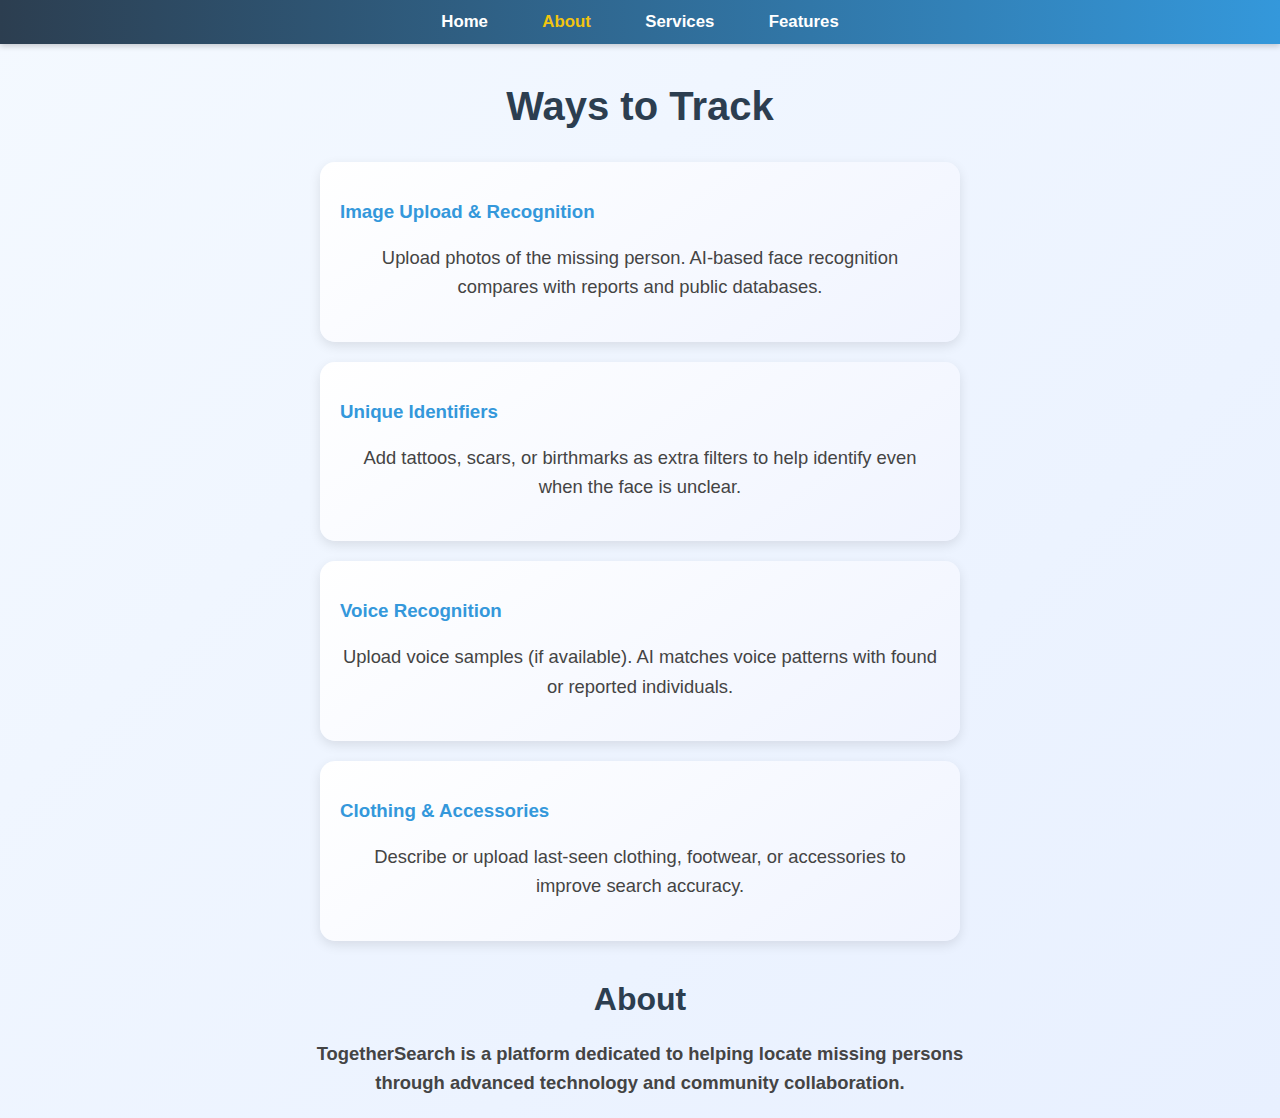
<file: about.html>
<!DOCTYPE html>
<html lang="en">
<head>
  <meta charset="UTF-8">
  <meta name="viewport" content="width=device-width, initial-scale=1.0">
  <title>About - TogetherSearch</title>
  <link rel="stylesheet" href="style.css">
</head>
<body>
  <!-- Navbar -->
  <nav>
    <ul>
      <li><a href="index.html">Home</a></li>
      <li><a href="about.html" class="active">About</a></li>
      <li><a href="services.html">Services</a></li>
      <li><a href="features.html">Features</a></li>
    </ul>
  </nav>

  <section id="features">
  <h2><strong>Ways to Track</strong></h2>

  <div class="feature-box feature1">
    <h3>Image Upload & Recognition</h3>
    <p>Upload photos of the missing person. AI-based face recognition compares with reports and public databases.</p>
  </div>

  <div class="feature-box feature2">
    <h3>Unique Identifiers</h3>
    <p>Add tattoos, scars, or birthmarks as extra filters to help identify even when the face is unclear.</p>
  </div>

  <div class="feature-box feature3">
    <h3>Voice Recognition</h3>
    <p>Upload voice samples (if available). AI matches voice patterns with found or reported individuals.</p>
  </div>

  <div class="feature-box feature4">
    <h3>Clothing & Accessories</h3>
    <p>Describe or upload last-seen clothing, footwear, or accessories to improve search accuracy.</p>
  </div>

  <!-- keep going with feature5, feature6, etc. -->
</section>

  <!-- About Page Content -->
  <h1>About</h1>
  <p><strong>TogetherSearch is a platform dedicated to helping locate missing persons 
     through advanced technology and community collaboration.</strong></p>
</body>
</html>
</file>
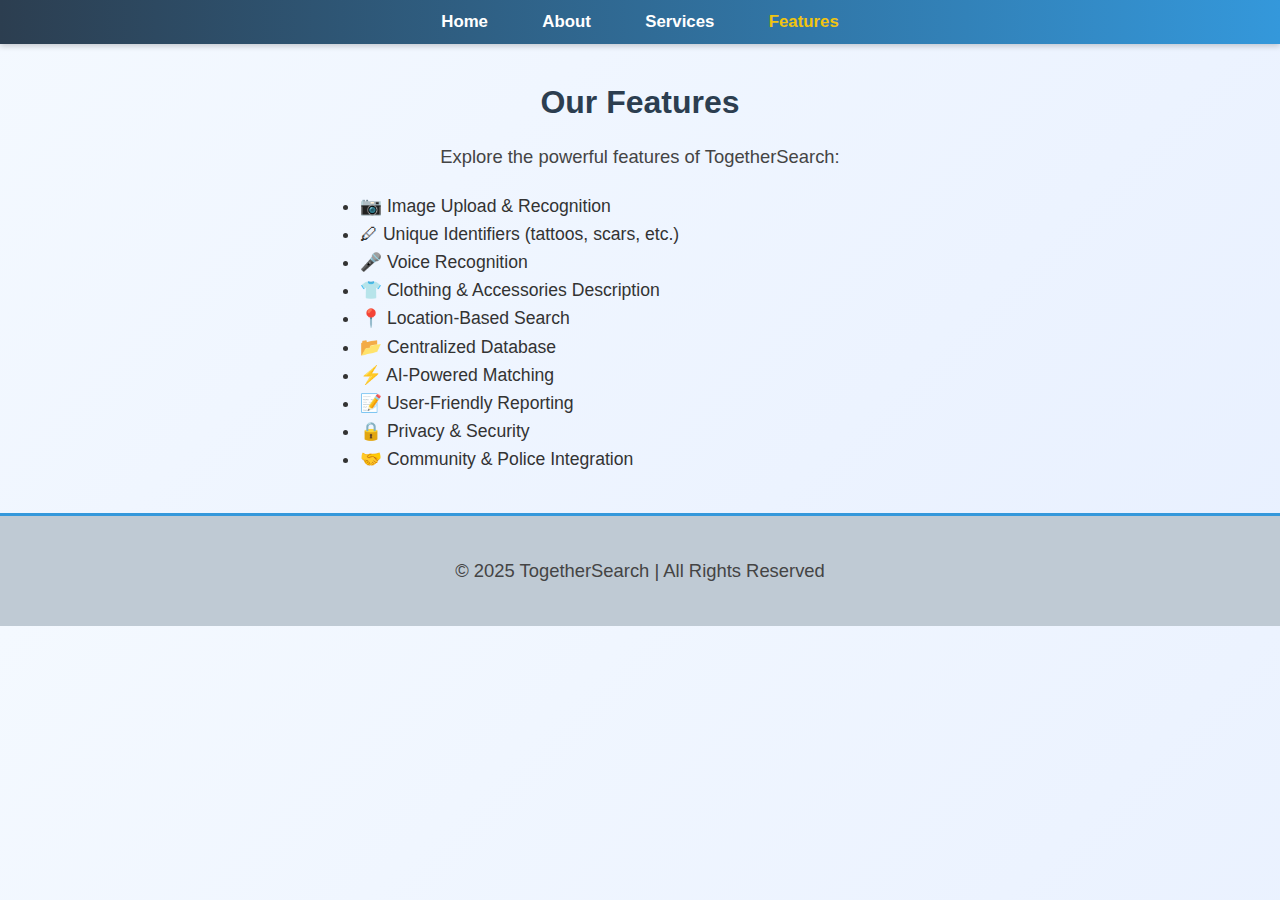
<file: features.html>
<!DOCTYPE html>
<html lang="en">
<head>
  <meta charset="UTF-8">
  <meta name="viewport" content="width=device-width, initial-scale=1.0">
  <title>Features - TogetherSearch</title>
  <link rel="stylesheet" href="style.css">
</head>
<body>
  <!-- Navbar -->
  <nav>
    <ul>
      <li><a href="index.html">Home</a></li>
      <li><a href="about.html">About</a></li>
      <li><a href="services.html">Services</a></li>
      <li><a href="features.html" class="active">Features</a></li>
    </ul>
  </nav>

  <!-- Features Content -->
  <h1>Our Features</h1>
  <p>Explore the powerful features of TogetherSearch:</p>

  <ul style="max-width:600px; margin:auto; font-size:1.1em; line-height:1.6;">
    <li>📷 Image Upload & Recognition</li>
    <li>🖊 Unique Identifiers (tattoos, scars, etc.)</li>
    <li>🎤 Voice Recognition</li>
    <li>👕 Clothing & Accessories Description</li>
    <li>📍 Location-Based Search</li>
    <li>📂 Centralized Database</li>
    <li>⚡ AI-Powered Matching</li>
    <li>📝 User-Friendly Reporting</li>
    <li>🔒 Privacy & Security</li>
    <li>🤝 Community & Police Integration</li>
  </ul>

  <!-- Footer -->
  <footer>
    <p>&copy; 2025 TogetherSearch | All Rights Reserved</p>
  </footer>
</body>
</html>
</file>
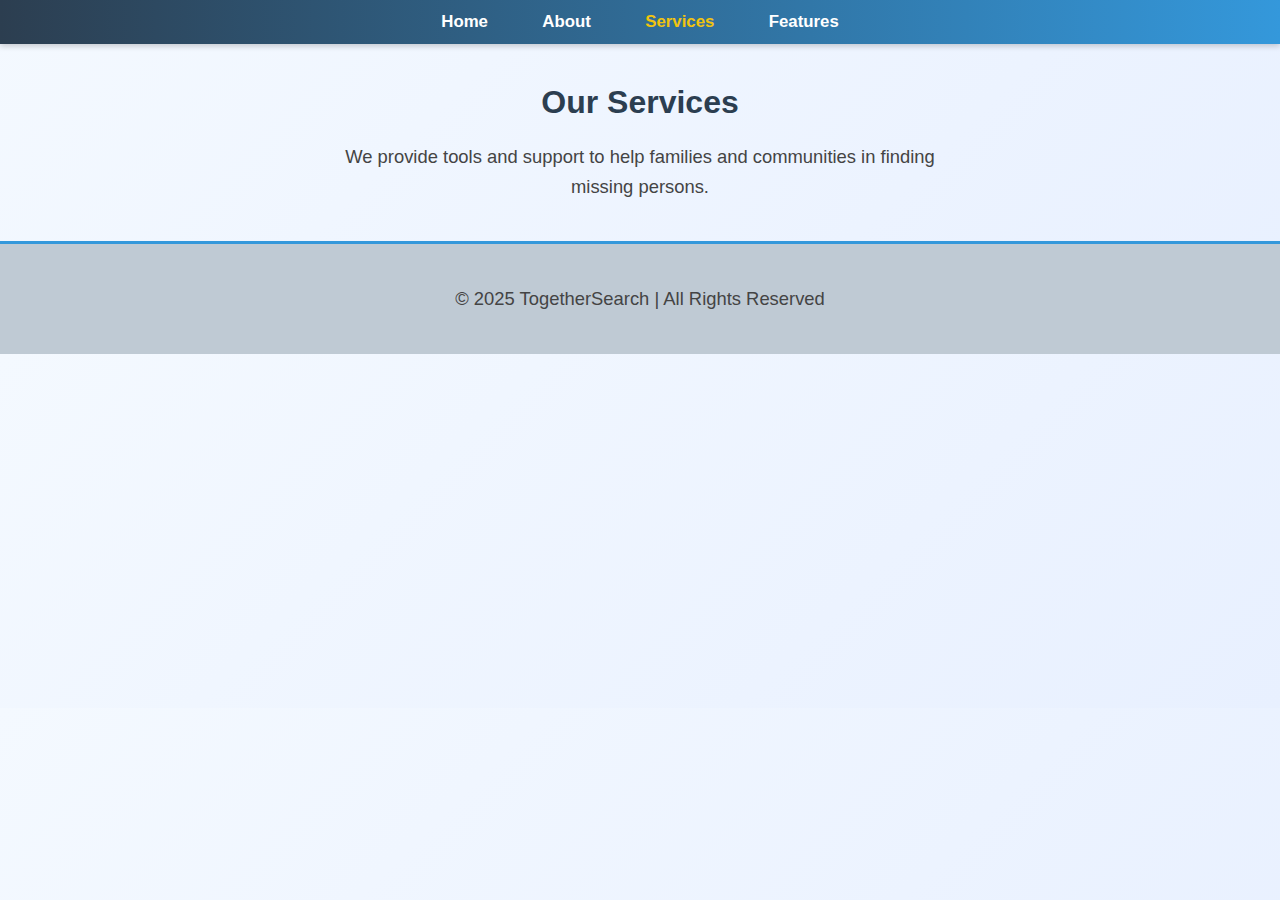
<file: services.html>
<!DOCTYPE html>
<html lang="en">
<head>
  <meta charset="UTF-8">
  <meta name="viewport" content="width=device-width, initial-scale=1.0">
  <title>Services - TogetherSearch</title>
  <link rel="stylesheet" href="style.css">
</head>
<body>
  <!-- Navbar -->
  <nav>
    <ul>
      <li><a href="index.html">Home</a></li>
      <li><a href="about.html">About</a></li>
      <li><a href="services.html" class="active">Services</a></li>
      <li><a href="features.html">Features</a></li>
    </ul>
  </nav>

  <!-- Services Content -->
  <h1>Our Services</h1>
  <p>We provide tools and support to help families and communities in finding missing persons.</p>

  <!-- Footer -->
  <footer>
    <p>&copy; 2025 TogetherSearch | All Rights Reserved</p>
  </footer>
</body>
</html>
</file>
<file: style.css>
/* General Reset */
body {
  font-family: 'Segoe UI', Arial, sans-serif;
  margin: 0;
  padding: 0;
  background: linear-gradient(135deg, #f4f9ff, #e8f0ff); /* soft background gradient */
  color: #333;
}

/* Navbar */
nav {
  background: linear-gradient(90deg, #2c3e50, #3498db); /* dark blue → teal */
  padding: 12px 0;
  box-shadow: 0 2px 6px rgba(0,0,0,0.2);
}

nav ul {
  list-style: none;
  margin: 0;
  padding: 0;
  text-align: center;
}

nav ul li {
  display: inline;
  margin: 0 25px;
}

nav ul li a {
  text-decoration: none;
  color: #fff;
  font-weight: bold;
  font-size: 1.05em;
  transition: color 0.3s, transform 0.2s;
}

nav ul li a:hover,
nav ul li a.active {
  color: #f1c40f; /* gold accent */
  transform: scale(1.1);
}

/* Page Content */
h1 {
  text-align: center;
  margin-top: 40px;
  color: #2c3e50;
}
h2 {
  text-align: center;
  margin-top: 40px;
  color: #2c3e50;
  font-size: 2.5em;
}

p {
  text-align: center;
  max-width: 650px;
  margin: 20px auto;
  font-size: 1.15em;
  color: #444;
  line-height: 1.6;
}

/* Feature / Service Cards */
/* Feature / Service Cards */
.feature-box {
  border-radius: 15px;
  box-shadow: 0 4px 12px rgba(0,0,0,0.15);
  padding: 20px;
  margin: 20px auto;
  max-width: 600px;
  color: #fff; /* text always white for readability */
  transition: transform 0.3s, box-shadow 0.3s;
}

.feature-box:hover {
  transform: translateY(-5px);
  box-shadow: 0 8px 18px rgba(0,0,0,0.25);
}

/* Different gradient backgrounds */
.feature1 { background: linear-gradient(135deg, #3498db, #2ecc71); } /* blue-green */
.feature2 { background: linear-gradient(135deg, #9b59b6, #e67e22); } /* purple-orange */
.feature3 { background: linear-gradient(135deg, #e74c3c, #f1c40f); } /* red-yellow */
.feature4 { background: linear-gradient(135deg, #16a085, #27ae60); } /* teal-green */
.feature5 { background: linear-gradient(135deg, #2980b9, #8e44ad); } /* blue-purple */
.feature6 { background: linear-gradient(135deg, #f39c12, #d35400); } /* orange-brown */
.feature7 { background: linear-gradient(135deg, #2c3e50, #3498db); } /* dark blue */
.feature8 { background: linear-gradient(135deg, #1abc9c, #16a085); } /* aqua */
.feature9 { background: linear-gradient(135deg, #c0392b, #8e44ad); } /* red-purple */
.feature10 { background: linear-gradient(135deg, #34495e, #2ecc71); } /* dark-teal */

.feature-box, .service-box {
  background: linear-gradient(145deg, #ffffff, #f0f4ff);
  border-radius: 15px;
  box-shadow: 0 4px 12px rgba(0,0,0,0.1);
  padding: 20px;
  margin: 20px auto;
  max-width: 600px;
  transition: transform 0.3s, box-shadow 0.3s;
}

.feature-box:hover, .service-box:hover {
  transform: translateY(-5px);
  box-shadow: 0 8px 18px rgba(0,0,0,0.2);
}

.feature-box h3, .service-box h3 {
  color: #3498db;
}

/* Footer */
footer {
  background: #bfcad4;
  color: #6383ec;   /* ✅ force all text inside footer to white */
  text-align: center;
  padding: 20px;
  margin-top: 40px;
  border-top: 3px solid #3498db;
}

footer a {
  color: #f1c40f;   /* gold/yellow links for contrast */
  text-decoration: none;
}

footer a:hover {
  color: #ffffff;   /* turn white on hover */
}
</file>
